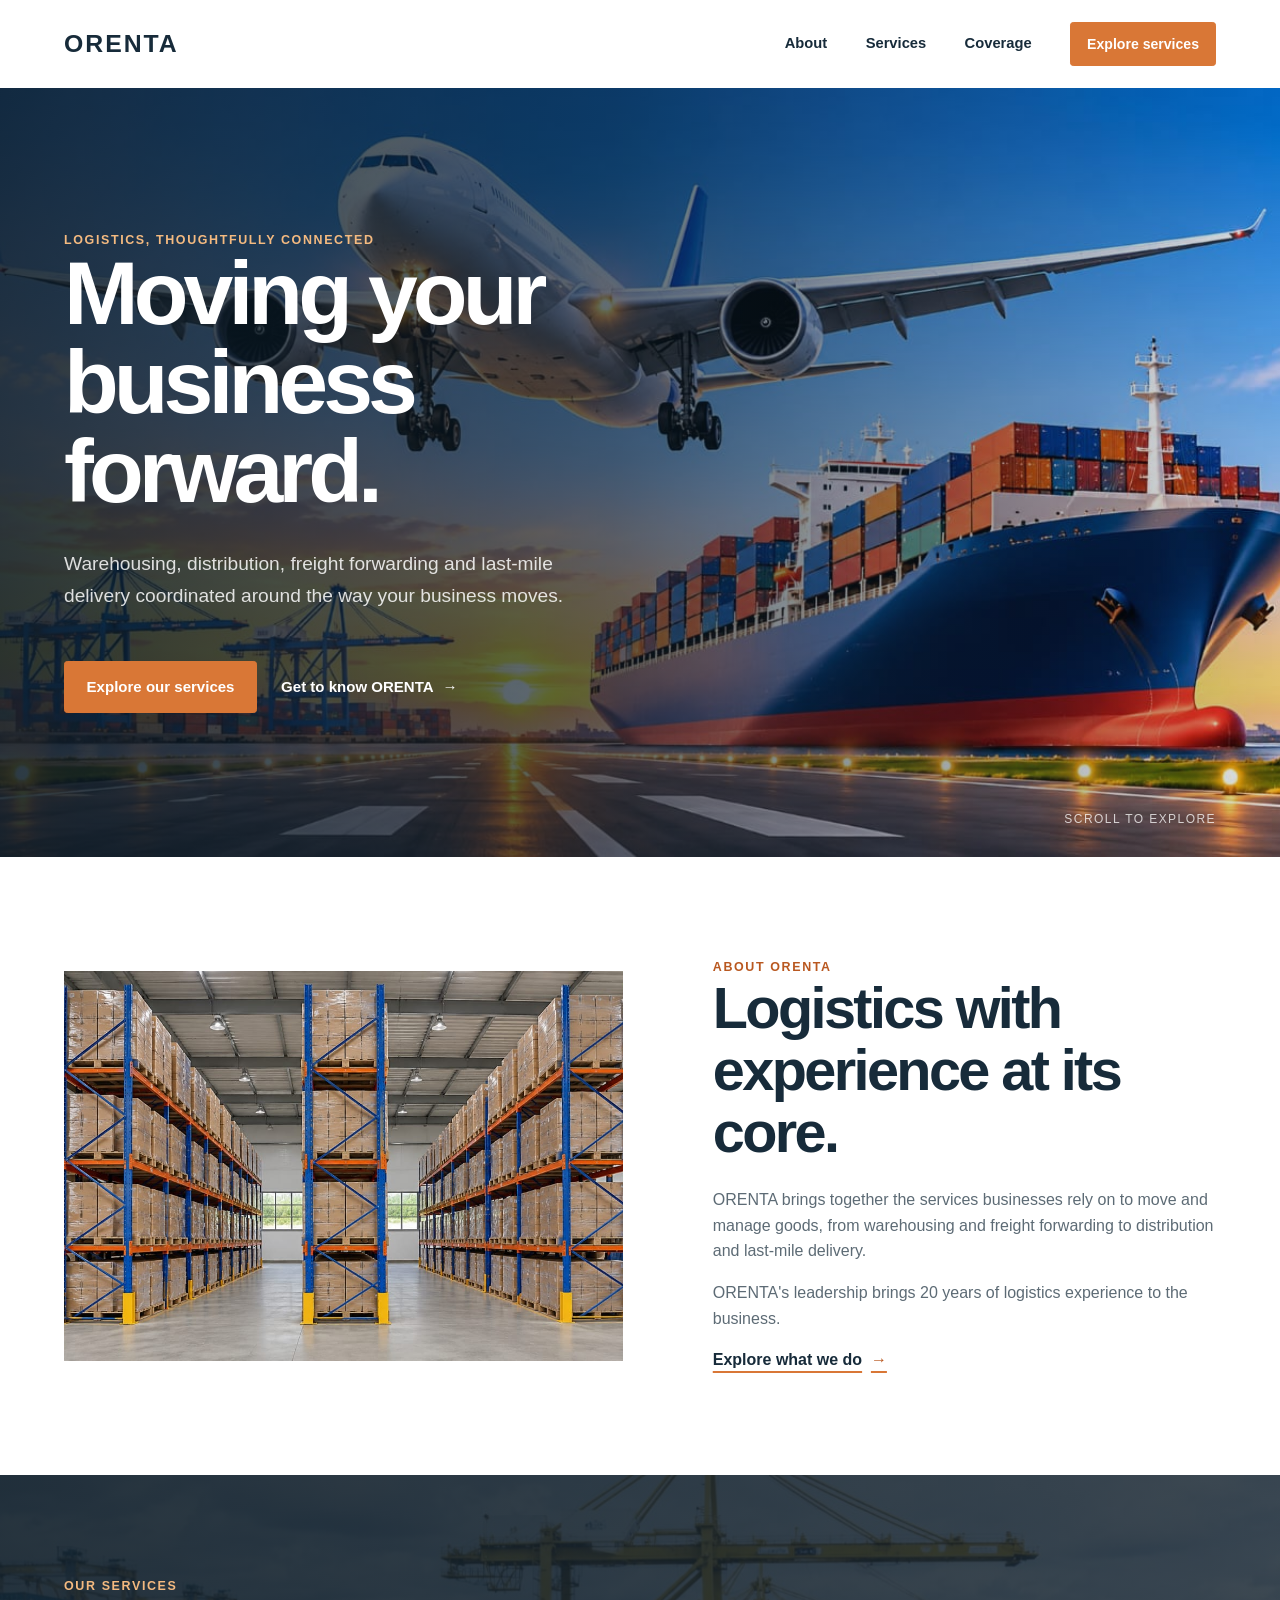
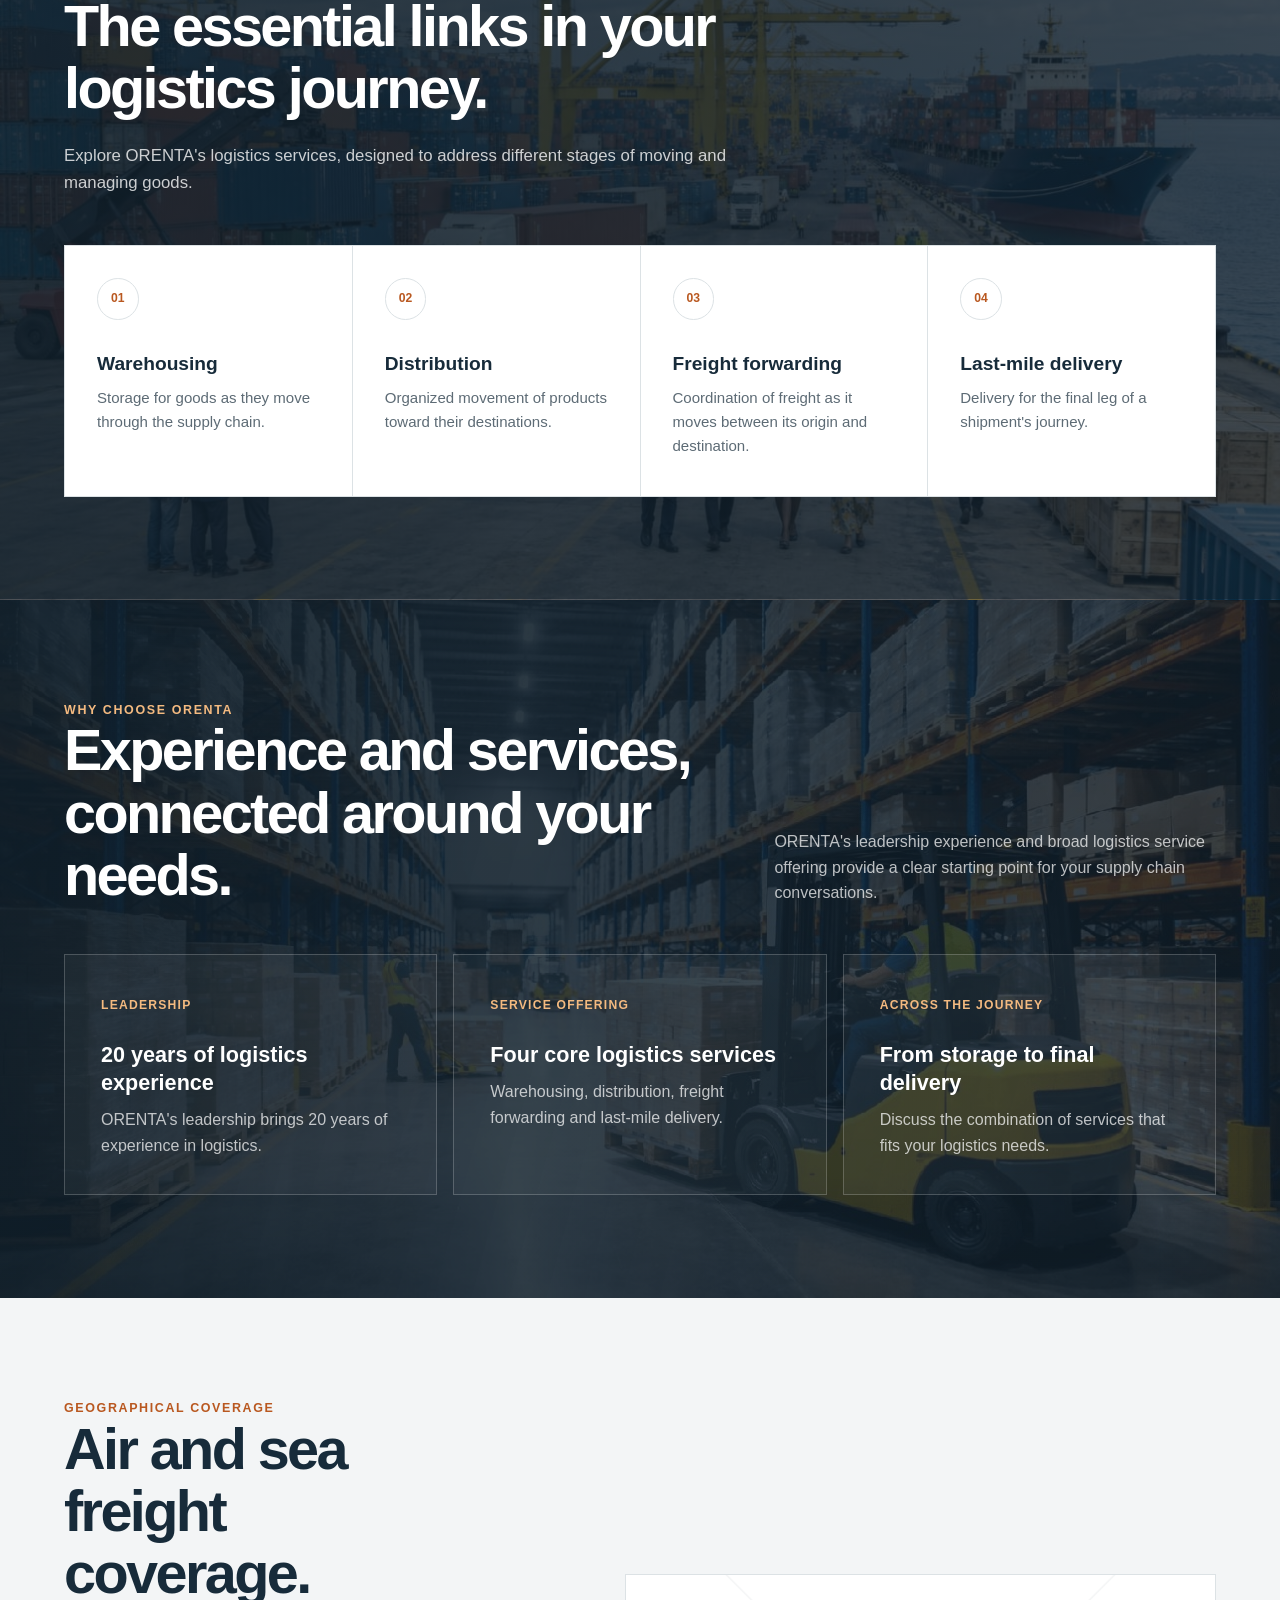
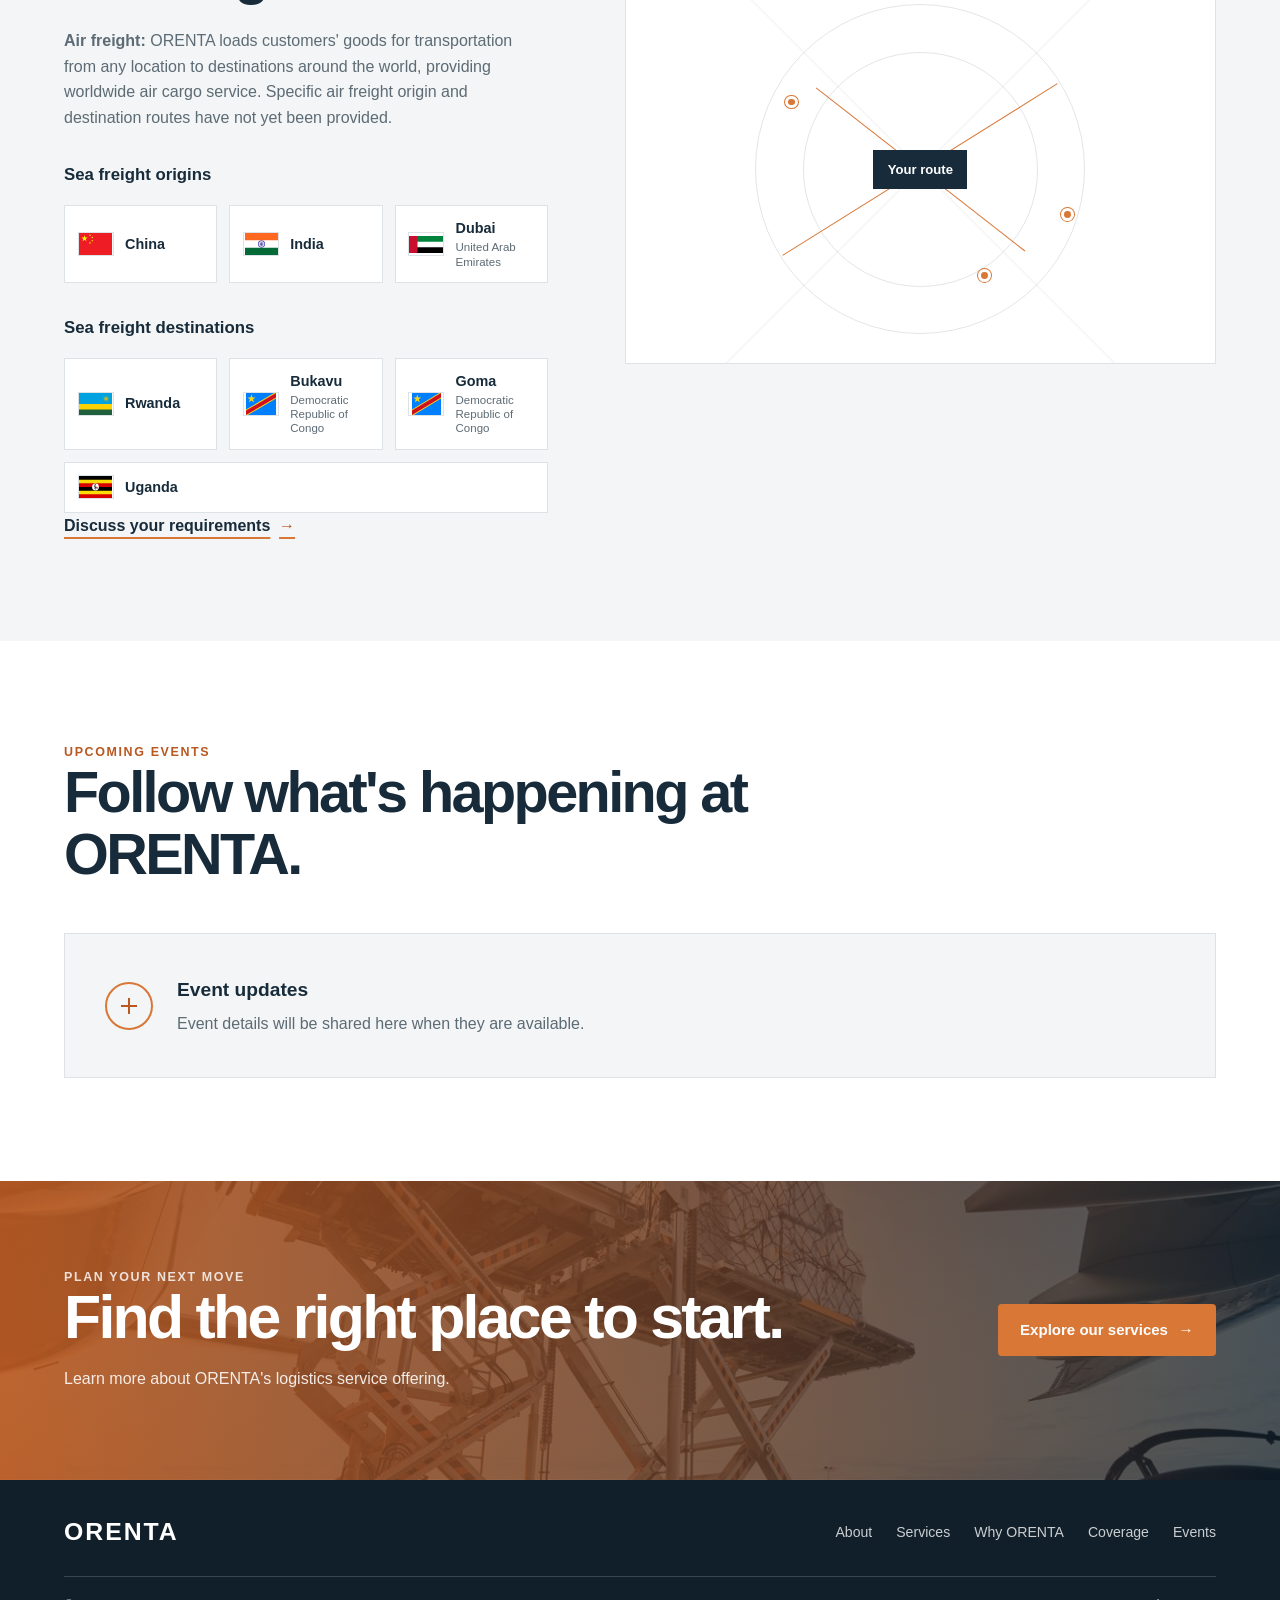
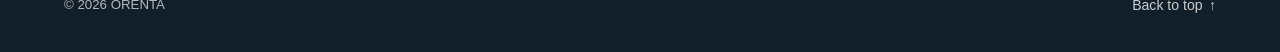
<file: index.html>
<!doctype html>
<html lang="en">
  <head>
    <meta charset="utf-8">
    <meta name="viewport" content="width=device-width, initial-scale=1">
    <meta
      name="description"
      content="ORENTA provides warehousing, distribution, freight forwarding and last-mile delivery."
    >
    <title>ORENTA | Logistics, delivered with care</title>
    <link rel="stylesheet" href="css/style.css">
    <script type="module" src="js/components.js"></script>
  </head>
  <body>
    <div id="component-error" class="component-error" role="alert" hidden></div>
    <div data-component="components/navbar.html"></div>
    <main id="main-content">
      <div data-component="components/hero.html"></div>
      <div data-component="components/about.html"></div>
      <div data-component="components/services.html"></div>
      <div data-component="components/why-choose-us.html"></div>
      <div data-component="components/coverage.html"></div>
      <div data-component="components/events.html"></div>
      <div data-component="components/call-to-action.html"></div>
    </main>
    <div data-component="components/footer.html"></div>
  </body>
</html>
</file>
<file: css/style.css>
@import url("navbar.css");
@import url("hero.css");
@import url("about.css");
@import url("services.css");
@import url("why-choose-us.css");
@import url("coverage.css");
@import url("events.css");
@import url("call-to-action.css");
@import url("footer.css");

:root {
  /* Editable starter colors; update these when the official brand palette is available. */
  --color-ink: #172b3a;
  --color-muted: #5d6b75;
  --color-paper: #ffffff;
  --color-surface: #f3f5f6;
  --color-accent: #d97736;
  --color-accent-dark: #b95820;
  --color-border: #dce2e5;

  --space-1: 0.5rem;
  --space-2: 1rem;
  --space-3: 1.5rem;
  --space-4: 2rem;
  --space-5: 3rem;
  --space-6: 4rem;

  --content-width: 1180px;
  --page-gutter: clamp(1.25rem, 5vw, 4rem);
  --section-space: clamp(4rem, 8vw, 7rem);
}

* {
  box-sizing: border-box;
}

html {
  scroll-behavior: smooth;
}

body {
  margin: 0;
  color: var(--color-ink);
  background: var(--color-paper);
  font-family: Arial, Helvetica, sans-serif;
  line-height: 1.6;
}

button,
a {
  font: inherit;
}

a {
  color: inherit;
}

img {
  display: block;
  max-width: 100%;
}

.container {
  width: min(100% - var(--page-gutter) * 2, var(--content-width));
  margin-inline: auto;
}

.section {
  padding-block: var(--section-space);
}

.section-heading {
  max-width: 46rem;
  margin-bottom: var(--space-5);
}

.section-heading__eyebrow {
  margin-bottom: var(--space-2);
  color: var(--color-accent-dark);
}

.section-heading__title {
  margin: 0;
  font-size: clamp(2.2rem, 4.5vw, 3.75rem);
  letter-spacing: -0.045em;
  line-height: 1.08;
}

.section-heading__eyebrow {
  margin-bottom: var(--space-2);
  color: var(--color-accent-dark);
}

.section-heading__copy {
  margin: var(--space-3) 0 0;
  color: var(--color-muted);
  font-size: 1.05rem;
}

.eyebrow {
  margin: 0;
  font-size: 0.78rem;
  font-weight: 700;
  letter-spacing: 0.13em;
  line-height: 1.4;
  text-transform: uppercase;
}

.button {
  display: inline-flex;
  min-height: 3.25rem;
  align-items: center;
  justify-content: center;
  padding: 0.75rem 1.35rem;
  border: 1px solid var(--color-accent);
  border-radius: 0.2rem;
  background: var(--color-accent);
  color: var(--color-paper);
  font-size: 0.94rem;
  font-weight: 700;
  text-decoration: none;
  transition: background-color 180ms ease, border-color 180ms ease, transform 180ms ease;
}

.button:hover {
  transform: translateY(-2px);
  border-color: var(--color-accent-dark);
  background: var(--color-accent-dark);
}

.button:focus-visible,
a:focus-visible,
button:focus-visible {
  outline: 3px solid currentColor;
  outline-offset: 4px;
}

.button--small {
  min-height: 2.8rem;
  padding: 0.55rem 1rem;
  font-size: 0.88rem;
}

.text-link {
  display: inline-flex;
  align-items: center;
  gap: 0.55rem;
  color: var(--color-ink);
  font-weight: 700;
  text-decoration-color: var(--color-accent);
  text-decoration-thickness: 2px;
  text-underline-offset: 0.35rem;
}

.text-link span {
  color: var(--color-accent-dark);
  transition: transform 180ms ease;
}

.text-link:hover span {
  transform: translateX(4px);
}

.component-error {
  position: relative;
  z-index: 10;
  padding: 1rem var(--page-gutter);
  background: #fff0ed;
  color: #842d1d;
  font-weight: 700;
}

.component-error[hidden] {
  display: none;
}

@media (prefers-reduced-motion: reduce) {
  html {
    scroll-behavior: auto;
  }

  *,
  *::before,
  *::after {
    transition-duration: 0.01ms !important;
  }
}
</file>
